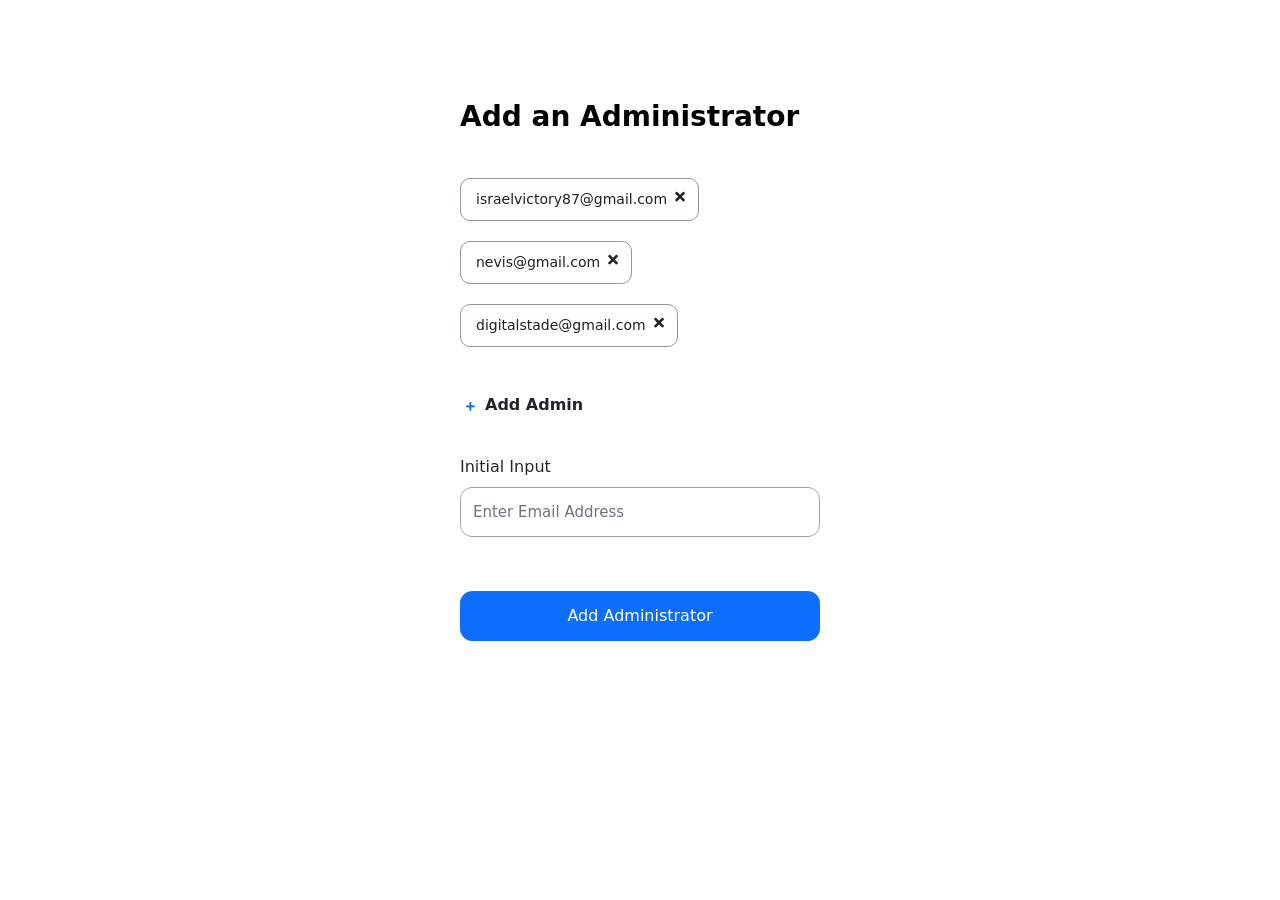
<file: add-administrator.html>
<!DOCTYPE html>
<html lang="en">

<head>
    <meta charset="UTF-8">
    <meta http-equiv="X-UA-Compatible" content="IE=edge">
    <meta name="viewport" content="width=device-width, initial-scale=1.0">

    <!-- Bootstrap v5 CSS -->
    <link rel="stylesheet" href="assets/css/bootstrap.min.css">

    <!-- Font Awesome -->
    <link rel="stylesheet" href="https://pro.fontawesome.com/releases/v5.10.0/css/all.css"
        integrity="sha384-AYmEC3Yw5cVb3ZcuHtOA93w35dYTsvhLPVnYs9eStHfGJvOvKxVfELGroGkvsg+p" crossorigin="anonymous" />

    <!-- Custom CSS -->
    <link rel="stylesheet" href="assets/css/admin-settings.css">

    <title>Admin Add Administration :: Medicaid</title>
</head>

<body>
    <section class="add_administrator">
        <div class="container-fluid">

            <div class="row">
                <div class="col-12">
                    <div class="adminstrator-add">

                        <p class="h3 mb-4">
                            Add an Administrator
                        </p>

                        <div class="add_administrator">

                            <!-- List of Admin Emails -->
                            <ul class="admin-emails">
                                <li class="admin-email">

                                    <!-- Email -->
                                    <span class="email">
                                        israelvictory87@gmail.com
                                    </span>

                                    <!-- Remove Button -->
                                    <i class="fa fa-plus" aria-hidden="true"></i>
                                </li>

                                <li class="admin-email">

                                    <!-- Email -->
                                    <span class="email">
                                        nevis@gmail.com
                                    </span>

                                    <!-- Remove Button -->
                                    <i class="fa fa-plus" aria-hidden="true"></i>
                                </li>

                                <li class="admin-email">

                                    <!-- Email -->
                                    <span class="email">
                                        digitalstade@gmail.com
                                    </span>

                                    <!-- Remove Button -->
                                    <i class="fa fa-plus" aria-hidden="true"></i>
                                </li>
                            </ul>
                            <!-- End of Admin Emails -->

                            <!-- Add Admin -->
                            <ul class="add-admin-ul">
                                <li class="add-admin" id="addAdmin">
                                    <span class="plus_circle">
                                        <i class="fa fa-plus" aria-hidden="true"></i>
                                    </span>

                                    <p class="admin_add">
                                        Add Admin
                                    </p>
                                </li>
                            </ul>

                        </div>

                        <form method="POST" class="row" id="add_admin_form">

                            <!-- Initial Input -->
                            <div class="form-group col-12">
                                <label for="email" class="mb-2">Initial Input</label>
                                <input type="email" class="form-control mb-4" name="initial_input_email"
                                    id="initial-input-email" aria-describedby="helpId" placeholder="Enter Email Address"
                                    autocomplete="email">
                            </div>

                            <!-- Change Password Button -->
                            <div class="form-group col-12">
                                <a type="button" id="login-btn" class="btn col-12 btn-block login-btn btn-primary">
                                    Add Administrator
                                </a>
                            </div>
                        </form>
                    </div>
                </div>
            </div>
        </div>
    </section>

    <!-- Bootstrap v5 JS and Bootstrap Bundle JS -->
    <script src="assets/js/bootstrap.min.js"></script>
    <script src="assets/js/bootstrap.bundle.min.js"></script>

    <!-- Custom Script to Hide and Display Email Address Section -->
    <script>
        const addAdmin = document.getElementById("addAdmin");
        const addAdminForm = document.getElementById("add_admin_form");

        addAdmin.addEventListener("click", () => {
            addAdminForm.classList.toggle("d-none");
        });
    </script>

    <!-- Form Validation (Sign Up && Login) -->
    <!-- <script src="assets/js/form-validation.js"></script> -->
</body>

</html>
</file>
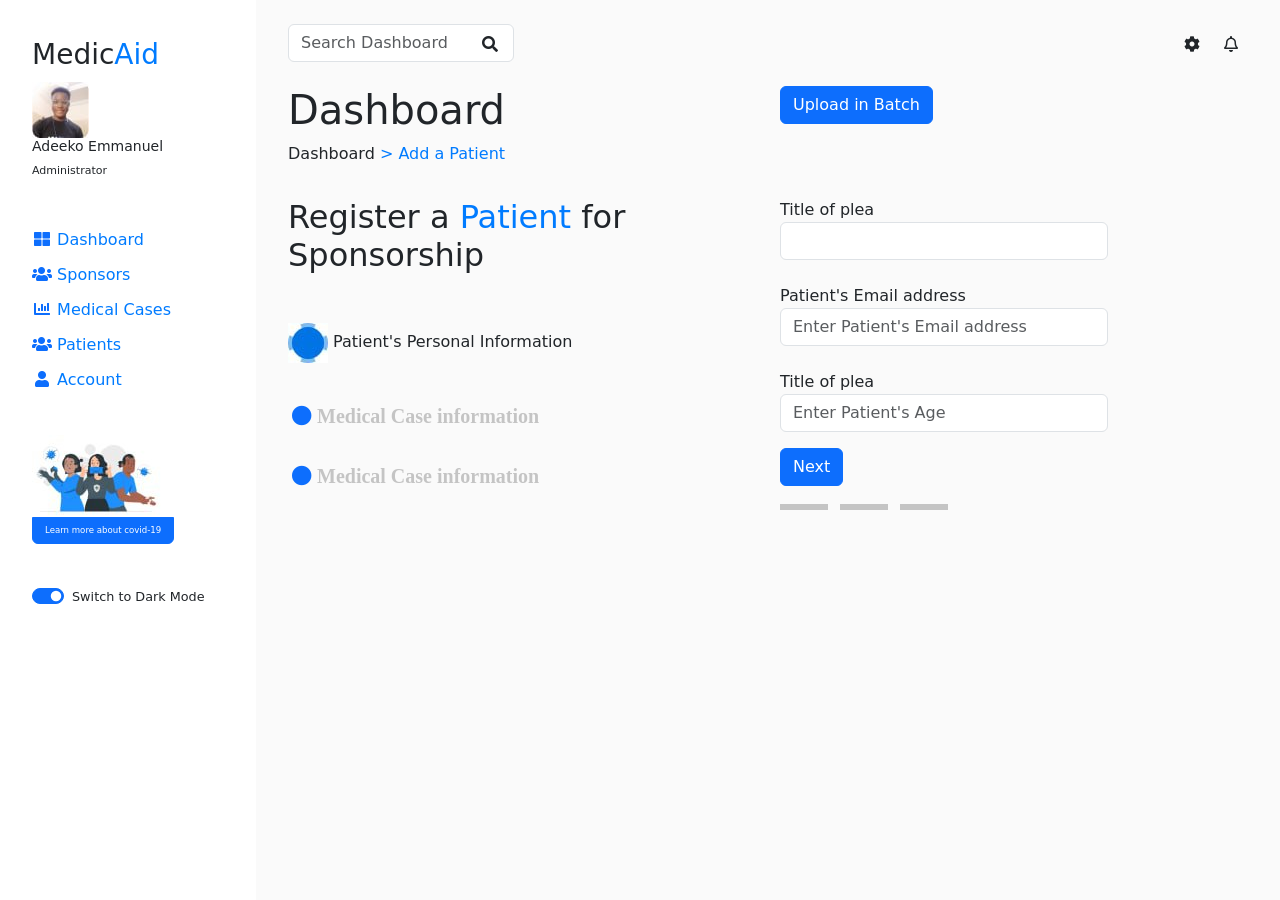
<file: Add_patient.html>
<!DOCTYPE html>
<html lang="en">

<head>
    <meta charset="UTF-8">
    <meta http-equiv="X-UA-Compatible" content="IE=edge">
    <meta name="viewport" content="width=device-width, initial-scale=1.0">

    <!-- CSS -->
    <link rel="stylesheet" href="assets/css/Add_patient.css">

    <!-- Font Awesome -->
    <link rel="stylesheet" href="https://pro.fontawesome.com/releases/v5.10.0/css/all.css" integrity="sha384-AYmEC3Yw5cVb3ZcuHtOA93w35dYTsvhLPVnYs9eStHfGJvOvKxVfELGroGkvsg+p" crossorigin="anonymous" />

    <!-- Bootstrap CSS -->
    <link href="https://cdn.jsdelivr.net/npm/bootstrap@5.0.1/dist/css/bootstrap.min.css" rel="stylesheet" integrity="sha384-+0n0xVW2eSR5OomGNYDnhzAbDsOXxcvSN1TPprVMTNDbiYZCxYbOOl7+AMvyTG2x" crossorigin="anonymous">


    <title>Add A Patient Dashboard</title>
</head>

<body>

    <div class="container-fluid med_aid ">
        <div class="row main">
            <!--- left div--->
            <div class="col-md-6 col-sm-3 col-lg-5 dash_options">
                <h3 class=".">Medic<span class="aid">Aid</span></h3>
                <div class="profile">
                    <img src="./assets/img/single.jpg" alt="single" class="img-fluid">
                    <div class="details ">
                        <h5>Adeeko Emmanuel</h5>
                        <p>Administrator</p>
                    </div>
                </div>
                <div class="selections">
                    <div><a href=""><i class="fas fa-th-large fa-fw"></i><span class="aid">&nbsp;Dashboard</span></a></div>
                    <div><a href=""><i class="fas fa-users fa-fw"></i><span class="aid">&nbsp;Sponsors</span></a></div>
                    <div><a href=""><i class="fas fa-chart-bar fa-fw"></i><span class="aid">&nbsp;Medical Cases</span></a></div>
                    <div><a href=""><i class="fas fa-users fa-fw"></i><span class="aid">&nbsp;Patients</span></a></div>
                    <div><a href=""><i class="fas fa-user fa-fw"></i><span class="aid">&nbsp;Account</span></a></div>
                </div>

                <div class="learn_more">
                    <img src="./assets/img/trio.jpg" alt="trio" class="img-fluid">
                    <button type="button" class="btn btn-primary">Learn more
					about covid-19</button>
                </div>

                <div class="switch pb-3">
                    <div class="form-check form-switch ">
                        <input class="form-check-input" type="checkbox" id="flexSwitchCheckChecked" checked>
                        <label class="form-check-label" for="flexSwitchCheckChecked">Switch to Dark Mode</label>
                    </div>
                </div>
            </div>
            <!--- right div--->
            <div class="col-md-6 col-sm-9 col-lg-7 dash_main">
                <div class="input-group mt-2">
                    <div class="form-outline">
                        <input type="search" id="form1" class="form-control" placeholder="Search Dashboard" />
                        <label class="form-label" for="form1"></label>
                        <i class="fas fa-search"></i>
                    </div>
                    <i class="fas fa-cog"></i>
                    <i class="far fa-bell"></i>
                </div>
                <div class="row">
                    <div class="col-lg-6 col-md-6 col-sm-12">
                        <div class="head_and_p">
                            <h1>Dashboard</h1>
                            <p>Dashboard<a href=""> > Add a Patient</a></p>
                        </div>
                    </div>
                    <div class="col-lg-6 col-md-6 col-sm-12">
                        <div class="upload_btn">
                            <button type="button" class="btn btn-primary">Upload
							in Batch</button>
                        </div>
                    </div>
                </div>
                <div class="row text_input">
                    <div class="col-lg-6 col-md-6 col-sm-12">
                        <div class="texts">
                            <h2>Register a <span class="aid">Patient</span> for Sponsorship
                            </h2>
                            <div class="pat-info">
                                <img src="./assets/img/patient-info.jpg" alt="patient-info" class="img-fluid">
                                <p>Patient's Personal Information</p>
                            </div>

                            <i class="fas fa-circle blue_circle text-primary"> <span class="circle_icon">Medical Case
								information</span></i> <br>
                            <i class="fas fa-circle blue_circle text-primary"> <span class="circle_icon">Medical Case
								information</span></i>
                        </div>
                    </div>
                    <div class="col-lg-6 col-md-6 col-sm-12">
                        <div class="inputs">
                            <form>
                                <div class="form-row">
                                    <div class="make-col">
                                        <label for="">Title of plea</label>
                                        <!-- <p>Title of plea</p> -->
                                        <input type="text" class="form-control">
                                    </div> <br>
                                    <div class="make-col">
                                        <label for="">Patient's Email address</label>
                                        <input type="email" class="form-control" placeholder="Enter Patient's Email address">
                                    </div><br>
                                    <div class="make-col">
                                        <label for="">Title of plea</label>
                                        <!-- <p>Patient's Age</p> -->
                                        <input type="text" class="form-control" placeholder="Enter Patient's Age">
                                    </div>
                                    <button class="btn btn-primary mt-3 mb-2" type="submit">Next</button> <br>
                                    <img src="./assets/img/dash-lines.png" alt="lines" class="img-fluid">
                                </div>
                            </form>
                        </div>
                    </div>
                </div>
            </div>
        </div>
    </div>
</body>

<!-- JavaScript Bundle with Popper -->
<script src="https://cdn.jsdelivr.net/npm/bootstrap@5.0.1/dist/js/bootstrap.bundle.min.js" integrity="sha384-gtEjrD/SeCtmISkJkNUaaKMoLD0//ElJ19smozuHV6z3Iehds+3Ulb9Bn9Plx0x4" crossorigin="anonymous"></script>

</html>
</file>
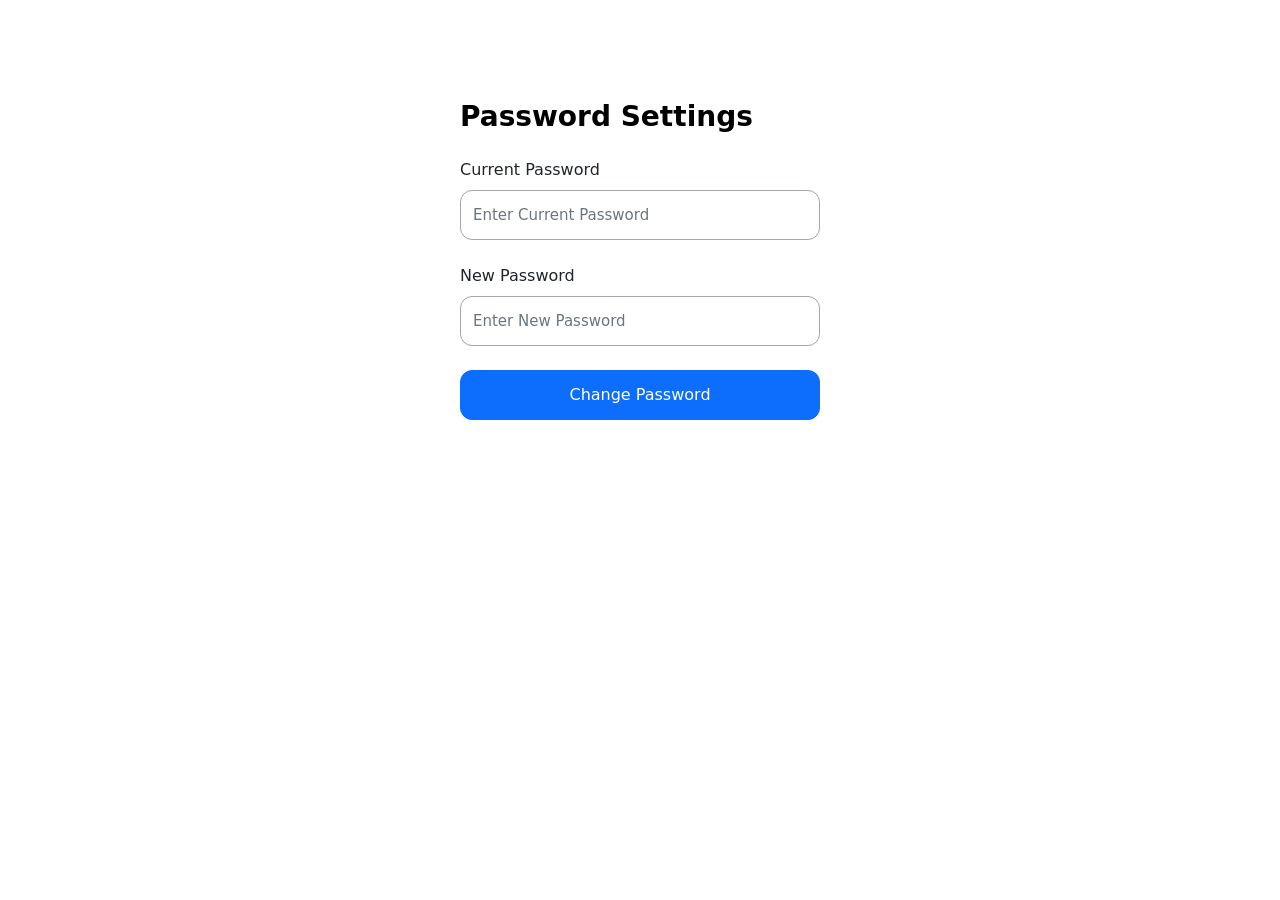
<file: admin-change-password.html>
<!DOCTYPE html>
<html lang="en">

<head>
    <meta charset="UTF-8">
    <meta http-equiv="X-UA-Compatible" content="IE=edge">
    <meta name="viewport" content="width=device-width, initial-scale=1.0">

    <!-- Bootstrap v5 CSS -->
    <link rel="stylesheet" href="assets/css/bootstrap.min.css">

    <!-- Font Awesome -->
    <link rel="stylesheet" href="https://pro.fontawesome.com/releases/v5.10.0/css/all.css"
        integrity="sha384-AYmEC3Yw5cVb3ZcuHtOA93w35dYTsvhLPVnYs9eStHfGJvOvKxVfELGroGkvsg+p" crossorigin="anonymous" />

    <!-- Custom CSS -->
    <link rel="stylesheet" href="assets/css/admin-settings.css">

    <title>Admin Change Password :: Medicaid</title>
</head>

<body>
    <section class="change_password">
        <div class="container-fluid">

            <div class="row">
                <div class="col-12">
                    <div class="change_password">

                        <p class="h3 mb-4">
                            Password Settings
                        </p>

                        <form method="POST" class="row" id="change_password_form">

                            <!-- Password -->
                            <div class="form-group col-12">
                                <label for="password" class="mb-2">Current Password</label>
                                <input type="password" class="form-control mb-4" name="current_password"
                                    id="current-password" aria-describedby="helpId" placeholder="Enter Current Password"
                                    autocomplete="current-password">
                            </div>

                            <!-- New Password -->
                            <div class="form-group col-12">
                                <label for="new-password" class="mb-2">New Password</label>
                                <input type="password" class="form-control mb-4" name="new_password" id="new-password"
                                    aria-describedby="helpId" placeholder="Enter New Password" autocomplete="password">
                            </div>

                            <!-- Change Password Button -->
                            <div class="form-group col-12">
                                <a type="button" id="login-btn" class="btn col-12 btn-block login-btn btn-primary">
                                    Change Password
                                </a>
                            </div>
                        </form>
                    </div>
                </div>
            </div>
        </div>
    </section>

    <!-- Bootstrap v5 JS and Bootstrap Bundle JS -->
    <script src="assets/js/bootstrap.min.js"></script>
    <script src="assets/js/bootstrap.bundle.min.js"></script>

    <!-- Form Validation (Sign Up && Login) -->
    <!-- <script src="assets/js/form-validation.js"></script> -->
</body>

</html>
</file>
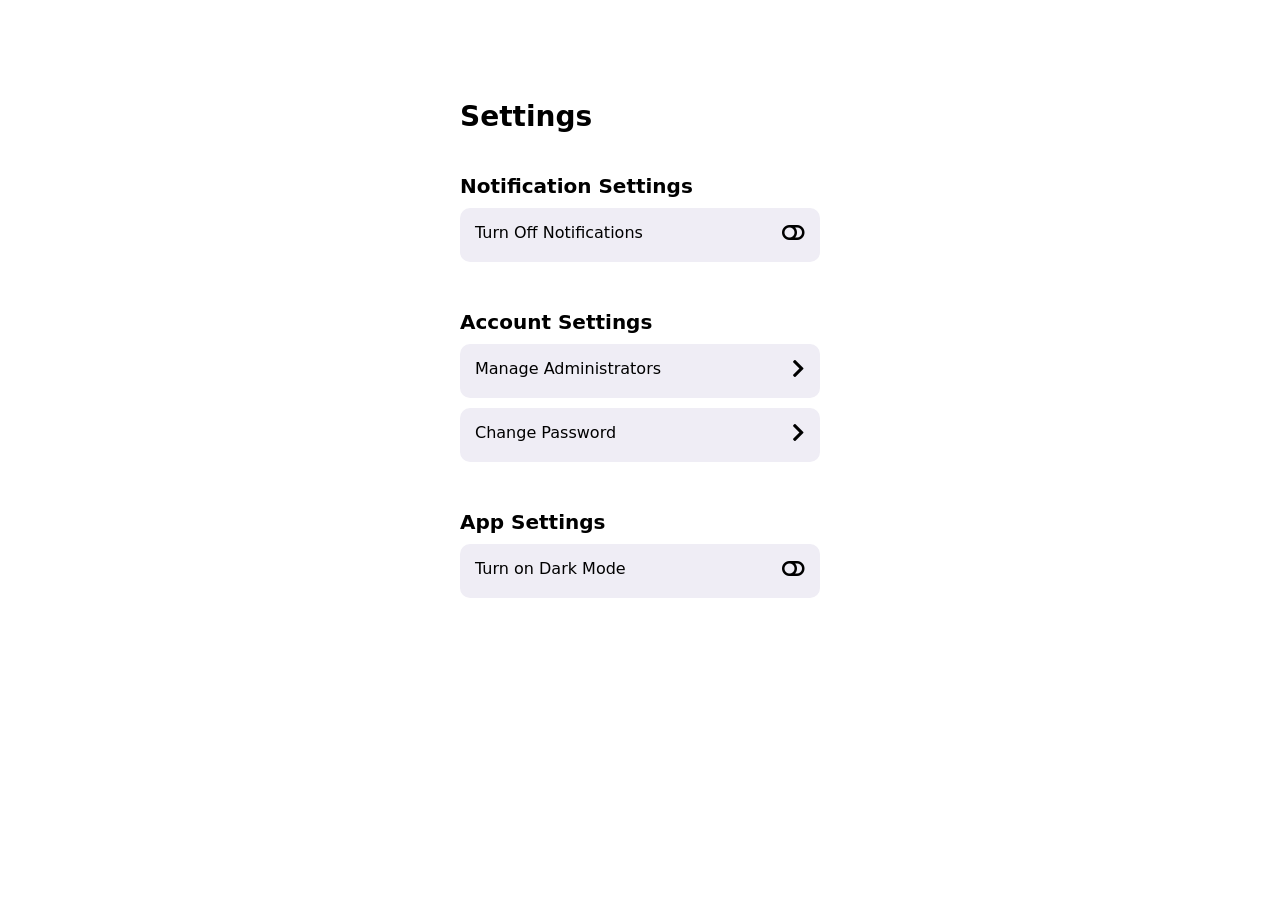
<file: admin-settings.html>
<!DOCTYPE html>
<html lang="en">

<head>
    <meta charset="UTF-8">
    <meta http-equiv="X-UA-Compatible" content="IE=edge">
    <meta name="viewport" content="width=device-width, initial-scale=1.0">

    <!-- Bootstrap v5 CSS -->
    <link rel="stylesheet" href="assets/css/bootstrap.min.css">

    <!-- Font Awesome -->
    <link rel="stylesheet" href="https://pro.fontawesome.com/releases/v5.10.0/css/all.css"
        integrity="sha384-AYmEC3Yw5cVb3ZcuHtOA93w35dYTsvhLPVnYs9eStHfGJvOvKxVfELGroGkvsg+p" crossorigin="anonymous" />

    <!-- Custom CSS -->
    <link rel="stylesheet" href="assets/css/admin-settings.css">

    <title>Admin Settings :: Medicaid</title>
</head>

<body>
    <section class="admin_settings">
        <div class="container-fluid">

            <div class="row">
                <div class="col-12">
                    <div class="admin_settings">

                        <p class="h3 mb-4">
                            Settings
                        </p>

                        <div class="settings">

                            <!-- Notification Settings -->
                            <div class="general_settings_div">
                                <p class="h5">
                                    Notification Settings
                                </p>

                                <ul class="general_settings">
                                    <li class="setting">
                                        <p class="h6">
                                            Turn Off Notifications
                                        </p>

                                        <!-- <i class="fa fa-toggle-on" aria-hidden="true"></i> -->
                                        <a id="changeToggle">
                                            <i class="fa fa-toggle-off" aria-hidden="true"></i>
                                        </a>
                                    </li>
                                </ul>
                            </div>
                            <!-- End of Notification Settings -->

                            <!-- Account Settings -->
                            <div class="general_settings_div mt-5">
                                <p class="h5">
                                    Account Settings
                                </p>

                                <ul class="general_settings">

                                    <!-- Manage Administrators -->
                                    <li class="setting">
                                        <p class="h6">
                                            Manage Administrators
                                        </p>

                                        <a href="#">
                                            <i class="fa fa-chevron-right" aria-hidden="true"></i>
                                        </a>
                                    </li>

                                    <!-- Change Password -->
                                    <li class="setting">
                                        <p class="h6">
                                            Change Password
                                        </p>

                                        <a href="#">
                                            <i class="fa fa-chevron-right" aria-hidden="true"></i>
                                        </a>
                                    </li>
                                </ul>
                            </div>
                            <!-- End of Account Settings -->

                            <!-- App Settings -->
                            <div class="general_settings_div mt-5">
                                <p class="h5">
                                    App Settings
                                </p>

                                <ul class="general_settings">
                                    <li class="setting">
                                        <p class="h6">
                                            Turn on Dark Mode
                                        </p>

                                        <!-- <i class="fa fa-toggle-on" aria-hidden="true"></i> -->
                                        <a id="changeToggle">
                                            <i class="fa fa-toggle-off" aria-hidden="true"></i>
                                        </a>
                                    </li>
                                </ul>
                            </div>
                            <!-- End of App Settings -->
                        </div>

                    </div>
                </div>
            </div>
        </div>
    </section>

    <!-- Bootstrap v5 JS and Bootstrap Bundle JS -->
    <script src="assets/js/bootstrap.min.js"></script>
    <script src="assets/js/bootstrap.bundle.min.js"></script>

    <!-- Form Validation (Sign Up && Login) -->
    <!-- <script src="assets/js/form-validation.js"></script> -->
</body>

</html>
</file>
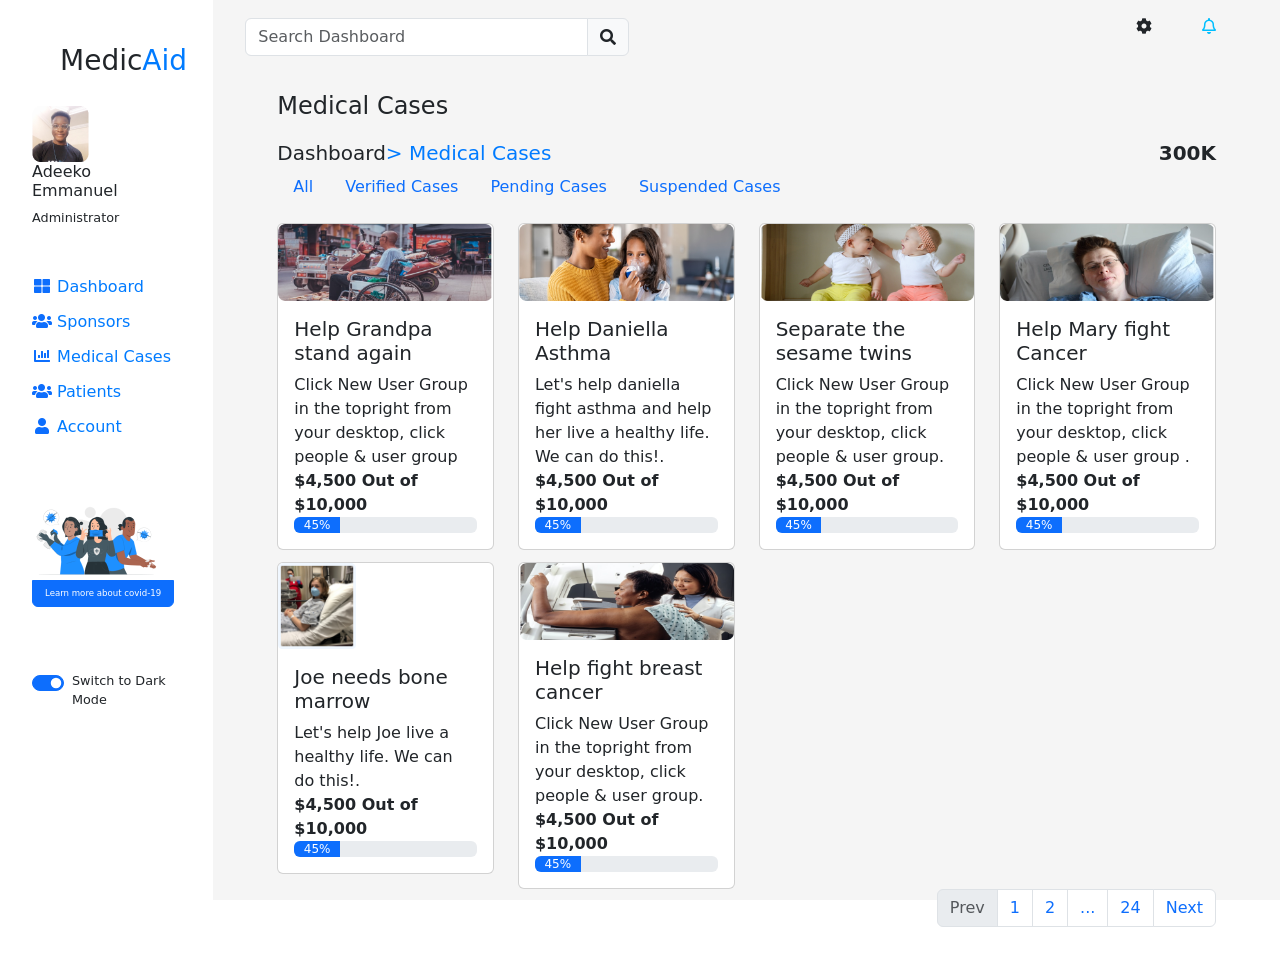
<file: bowlu.html>
<!DOCTYPE html>
<html lang="en">

<head>
    <meta charset="UTF-8">
    <meta http-equiv="X-UA-Compatible" content="IE=edge">
    <meta name="viewport" content="width=device-width, initial-scale=1.0">
    
    <!-- Bootstrap CSS -->
    <!-- <link rel="stylesheet" href="assets/css/bootstrap.min.css"> -->
    <link
    href="https://cdn.jsdelivr.net/npm/bootstrap@5.0.1/dist/css/bootstrap.min.css"
    rel="stylesheet"
    integrity="sha384-+0n0xVW2eSR5OomGNYDnhzAbDsOXxcvSN1TPprVMTNDbiYZCxYbOOl7+AMvyTG2x"
    crossorigin="anonymous">
    <!-- Custom CSS -->
    <link rel="stylesheet" href="assets/css/bowlu.css">

    <!--Google font-->
    <link rel="preconnect" href="https://fonts.gstatic.com">
<link href="https://fonts.googleapis.com/css2?family=Manrope:wght@200;300;400;500;600;700;800&display=swap" rel="stylesheet">

    <!--font awesome-->
    <link rel="stylesheet" href="https://use.fontawesome.com/releases/v5.15.3/css/all.css" integrity="sha384-SZXxX4whJ79/gErwcOYf+zWLeJdY/qpuqC4cAa9rOGUstPomtqpuNWT9wdPEn2fk" crossorigin="anonymous">

    <title>Medicaid :: Home</title>
</head>

<body>


  <!--Dashboard page-->
    <div class="container-fluid med_aid">

		<div class="row">
			
			<div class="col-md-2 col-sm-0 col-2 dash_options">
				<h3>Medic<span class="aid">Aid</span></h3>
				<div class="profile">
						<img src="assets/img/Rectangle 35.png" alt="">
					<div class="details">
						<h5>Adeeko Emmanuel</h5>
						<p>Administrator</p>
					</div>
				</div>
				<div class="selections">
					<div><a href=""><i class="fas fa-th-large fa-fw"></i><span class="aid">&nbsp;Dashboard</span></a></div>
					<div><a href=""><i class="fas fa-users fa-fw"></i><span class="aid">&nbsp;Sponsors</span></a></div>
					<div><a href=""><i class="fas fa-chart-bar fa-fw"></i><span class="aid">&nbsp;Medical Cases</span></a></div>
					<div><a href=""><i class="fas fa-users fa-fw"></i><span class="aid">&nbsp;Patients</span></a></div>
					<div><a href=""><i class="fas fa-user fa-fw"></i><span class="aid">&nbsp;Account</span></a></div>
				</div>

				<div class="learn_more">
					<img src="assets/img/Rectangle 32.png" alt="">
					<button type="button" class="btn btn-primary">Learn more
					about covid-19</button>
				</div>
				
				<div class="switch">
					<div class="form-check form-switch">
						<input class="form-check-input" type="checkbox" id="flexSwitchCheckChecked" checked>
						<label class="form-check-label"
						for="flexSwitchCheckChecked">Switch to Dark Mode</label>
					  </div>
				</div>
				
			</div>
   

            <div class="col-md-10 col-sm-12 col-10 dash_main">
                <!--medical cases section-->
                <div class="container">
                    <div class="input-group mb-3" >
                        <input type="text" class="form-control" placeholder="Search Dashboard" aria-label="Search" aria-describedby="basic-addon1">
                        <span class="input-group-text" id="basic-addon1"><i class="fas fa-search"></i></span>               
                    </div>
                    <div class="container" >
                        <i class="fas fa-cog"  ></i>
                        <i class="far fa-bell" ></i>
                    </div>  
                </div>    
                <div class="container-fluid" style="padding: 2rem;">
                    <div class="h4" > Medical Cases</div>
                    <div class="h5" >Dashboard<span>> Medical Cases </span><strong>300K</strong>    
                    </div>
                    
    
                    <div class="nav d-flex">
                        <nav class="nav">
                            <a class="nav-link active" aria-current="page" href="#">All</a>
                            <a class="nav-link" href="#">Verified Cases</a>
                            <a class="nav-link" href="#">Pending Cases</a>
                            <a class="nav-link" href="#">Suspended Cases</a>
                                
                        </nav>
                    </div>
                    <div class="container-fluid-img-fluid">
                        <div class="row" style="row-gap: 12px;">
                            <div class="col-lg-3 col-md-4 col-sm-12">
                                <div class="card">
                                    <img src="assets/img/Rectangle 24.png"  class="card-img-top" alt="image"/>
                                    <div class="card-body">
                                        <h5 class="card-title">Help Grandpa stand again</h5>
                                        <div class="card-text" style="max-height: 100px;overflow: auto;">Click New User Group in the topright from your desktop, click people & user group</div>
                                        <a><strong>$4,500 Out of $10,000</strong></a>
                                        <div class="progress">
                                            <div class="progress-bar" role="progressbar" style="width: 25%;" aria-valuenow="45" aria-valuemin="0" aria-valuemax="100">45%</div>
                                        </div>
                                    </div>
                                </div>
                            </div>
                            <div class="col-lg-3 col-md-4 col-sm-12">
                                <div class="card">
                                    <img src="assets/img/Rectangle 24 (1).png"  class="card-img-top" alt="image"/>
                                    <div class="card-body">
                                        <h5 class="card-title">Help Daniella Asthma</h5>
                                        <div class="card-text" style="max-height: 100px;overflow: auto;">Let's help daniella fight asthma and help her live a healthy life. We can do this!.</div>
                                        <a><strong> $4,500 Out of $10,000</strong></a>
                                        <div class="progress">
                                            <div class="progress-bar" role="progressbar" style="width: 25%;" aria-valuenow="45" aria-valuemin="0" aria-valuemax="100">45%</div>
                                        </div>
                                    </div>
                                </div>
                            </div>
                            <div class="col-lg-3 col-md-4 col-sm-12">
                                <div class="card">
                                    <img src="assets/img/Rectangle 24 (2).png"  class="card-img-top" alt="image"/>
                                    <div class="card-body">
                                        <h5 class="card-title">Separate the sesame twins</h5> 
                                        <div class="card-text" style="max-height: 100px;overflow: auto;">Click New User Group in the topright from your desktop, click people & user group. </div>
                                        <a><strong>$4,500 Out of $10,000</strong></a>
                                        <div class="progress">
                                            <div class="progress-bar" role="progressbar" style="width: 25%;" aria-valuenow="45" aria-valuemin="0" aria-valuemax="100">45%</div>
                                        </div>
                                    </div>
                                </div>
                            </div>
                            <div class="col-lg-3 col-md-4 col-sm-12">
                                <div class="card">
                                    <img src="assets/img/Rectangle 24 (3).png"  class="card-img-top" alt="image"/>
                                    <div class="card-body">
                                        <h5 class="card-title">Help Mary fight Cancer</h5>
                                        <div class="card-text" style="max-height: 100px;overflow: auto;">Click New User Group in the topright from your desktop, click people & user group .</div>
                                        <a><strong>$4,500 Out of $10,000</strong></a>
                                        <div class="progress">
                                            <div class="progress-bar" role="progressbar" style="width: 25%;" aria-valuenow="45" aria-valuemin="0" aria-valuemax="100">45%</div>
                                        </div>
                                    </div>
                                </div>
                            </div>
                            <div class="col-lg-3 col-md-4 col-sm-12">
                                <div class="card">
                                    <img src="assets/img/Rectangle 5.png"  class="card-img-top" style="width: 36%; height:50%" alt="image" />
                                    <div class="card-body">
                                        <h5 class="card-title">Joe needs bone marrow</h5>
                                        <div class="card-text" style="max-height: 100px;overflow: auto; image-rendering: inherit;">Let's help Joe live a healthy life. We can do this!.</div>
                                        <a><strong>$4,500 Out of $10,000</strong></a> 
                                        <div class="progress">
                                            <div class="progress-bar" role="progressbar" style="width: 25%;" aria-valuenow="45" aria-valuemin="0" aria-valuemax="100">45%</div>
                                        </div>
                                    </div>
                                </div>
                            </div>
                            <div class="col-lg-3 col-md-4 col-sm-12">
                                <div class="card">
                                    <img src="assets/img/Rectangle 24 (5).png"  class="card-img-top"  alt="image"/>
                                    <div class="card-body">
                                        <h5 class="card-title">Help fight breast cancer</h5>
                                        <div class="card-text" style="max-height: 100px;overflow: auto;">Click New User Group in the topright from your desktop, click people & user group. </div>
                                        <a><strong>$4,500 Out of $10,000</strong></a>
                                        <div class="progress">
                                            <div class="progress-bar" role="progressbar" style="width: 25%;" aria-valuenow="45" aria-valuemin="0" aria-valuemax="100">45%</div>
                                        </div>
                                    </div>
                                </div>
                            </div>
                            
                        </div>
                        <div class="row pageNumber">
                            <!--footer section-->
                            <nav aria-label="Page navigation example">
                               <ul class="pagination justify-content-end">
                                   <li class="page-item disabled">
                                       <a class="page-link" href="#" tabindex="-1" aria-disabled="true">Prev</a>
                                   </li>
                                   <li class="page-item"><a class="page-link" href="#">1</a></li>
                                   <li class="page-item"><a class="page-link" href="#">2</a></li>
                                   <li class="page-item"><a class="page-link" href="#">...</a></li>
                                   <li class="page-item"><a class="page-link" href="#">24</a></li>
                                   <li class="page-item"><a class="page-link" href="#">Next</a></li>
                               </ul>
                           </nav>
                        </div>
                    </div>
                </div>
            </div>
        </div>

       
       
       
       



    <!-- Bootstrap JS and Bootstrap Bundle JS -->
    <script src="assets/js/bootstrap.min.js"></script>
    <script src="assets/js/bootstrap.bundle.min.js"></script>
</body>

</html>
</file>
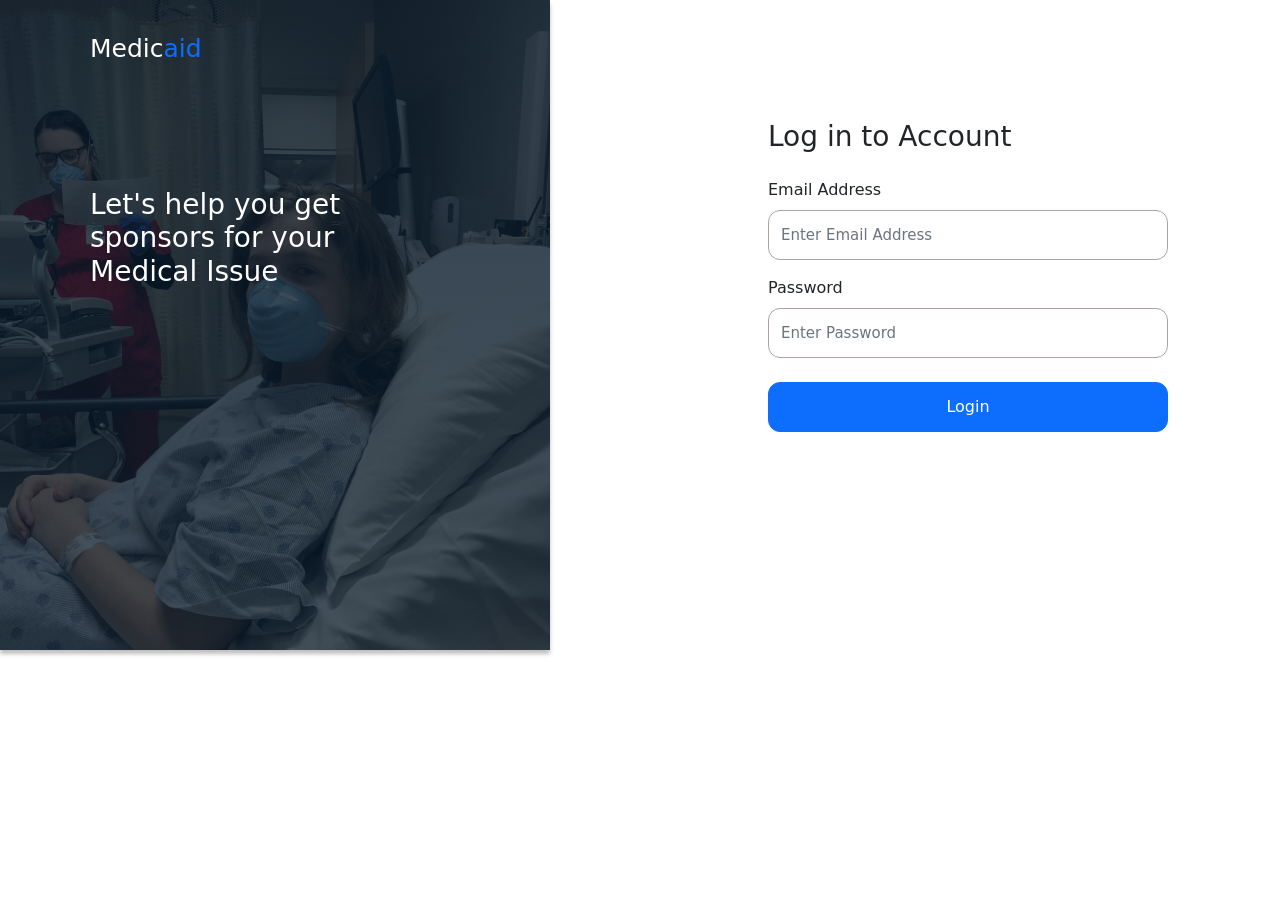
<file: login.html>
<!DOCTYPE html>
<html lang="en">

<head>
    <meta charset="UTF-8">
    <meta http-equiv="X-UA-Compatible" content="IE=edge">
    <meta name="viewport" content="width=device-width, initial-scale=1.0">

    <!-- Bootstrap v5 CSS -->
    <link rel="stylesheet" href="assets/css/bootstrap.min.css">

    <!-- Font Awesome -->
    <link rel="stylesheet" href="https://pro.fontawesome.com/releases/v5.10.0/css/all.css"
        integrity="sha384-AYmEC3Yw5cVb3ZcuHtOA93w35dYTsvhLPVnYs9eStHfGJvOvKxVfELGroGkvsg+p" crossorigin="anonymous" />

    <!-- Custom CSS -->
    <link rel="stylesheet" href="assets/css/login-signup.css">

    <title>Login :: Medicaid</title>
</head>

<body>
    <section class="sign_up">
        <div class="container-fluid">
            <div class="row">
                <div class="col-lg-4 col-md-4">
                    <div class="medical-issue">
                        <a href="" class="logo">
                            Medic<span class="text-primary">aid</span>
                        </a>

                        <div class="lets-help">
                            <p class="h3">
                                Let's help you get <br> sponsors for your <br> Medical Issue
                            </p>
                        </div>
                    </div>
                </div>

                <div class="col-lg-8 col-md-8">
                    <div class="login_account">

                        <div class="lets-help-md">
                            <p class="h4">
                                Let's help you get <br> <span class="text-primary">sponsors</span> for your Medical<br>
                                Issue.
                            </p>
                        </div>

                        <p class="h3 mb-4">
                            Log in to Account
                        </p>

                        <form method="POST" class="row" id="login_form">

                            <!-- Email Address -->
                            <div class="form-group col-12">
                                <label for="email" class="mb-2">Email Address</label>
                                <input type="email" class="form-control mb-3" name="email-address" id="email-address"
                                    aria-describedby="helpId" placeholder="Enter Email Address" autocomplete="email">
                            </div>

                            <!-- Password -->
                            <div class="form-group col-12">
                                <label for="password" class="mb-2">Password</label>
                                <input type="password" class="form-control mb-4" name="password" id="password"
                                    aria-describedby="helpId" placeholder="Enter Password"
                                    autocomplete="current-password">
                            </div>

                            <!-- Login Button -->
                            <div class="form-group col-12">
                                <a type="button" id="login-btn"
                                    class="btn col-12 btn-block login-btn btn-primary">Login</a>
                            </div>
                        </form>
                    </div>
                </div>
            </div>
        </div>
    </section>

    <!-- Bootstrap v5 JS and Bootstrap Bundle JS -->
    <script src="assets/js/bootstrap.min.js"></script>
    <script src="assets/js/bootstrap.bundle.min.js"></script>

    <!-- Form Validation (Sign Up && Login) -->
    <!-- <script src="assets/js/form-validation.js"></script> -->
</body>

</html>
</file>
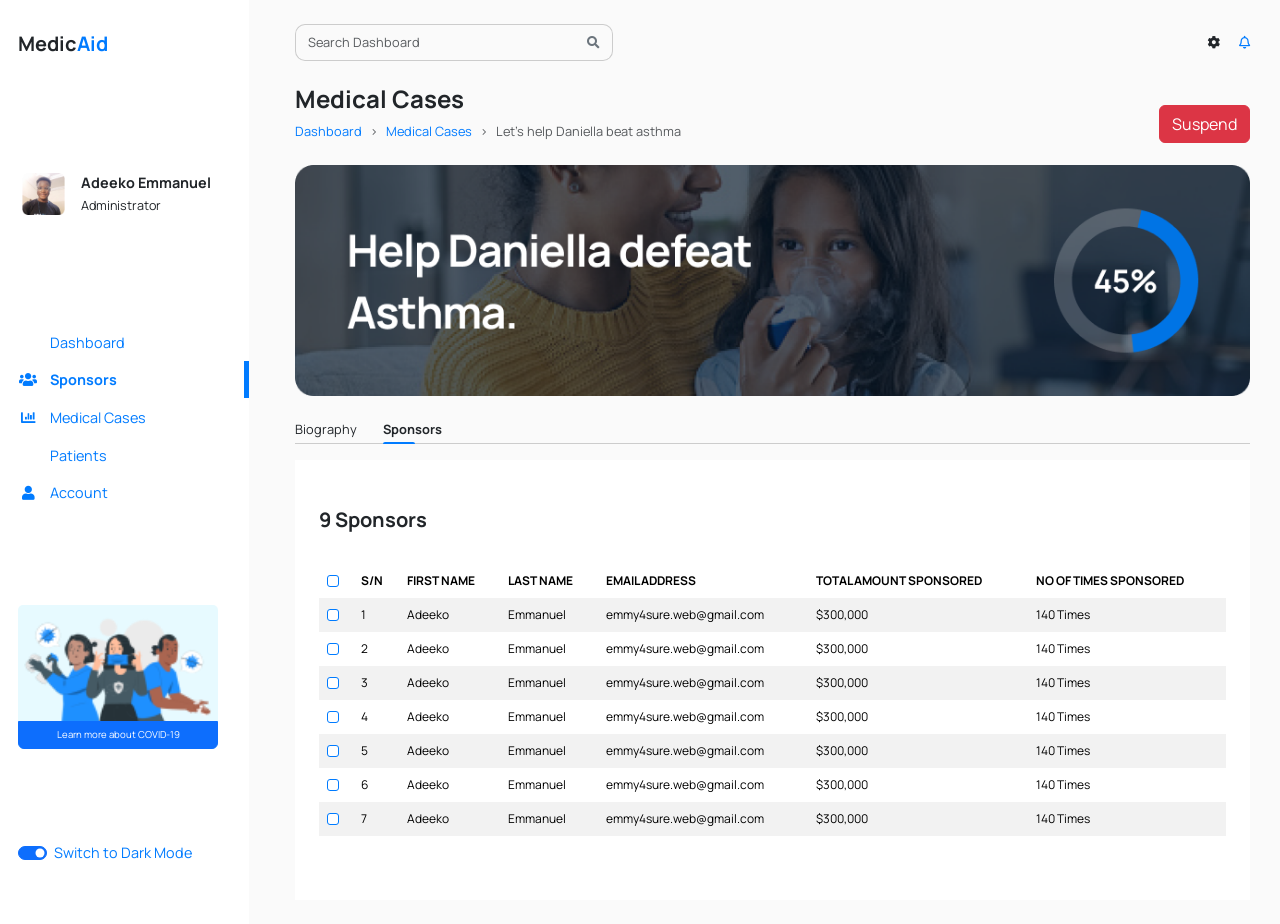
<file: medical_cases_list_of_sponsors.html>
<!DOCTYPE html>
<html lang="en">
  <head>
    <meta charset="UTF-8" />
    <meta http-equiv="X-UA-Compatible" content="IE=edge" />
    <meta name="viewport" content="width=device-width, initial-scale=1.0" />

    <!-- Font Awesome -->
    <link
      rel="stylesheet"
      href="https://pro.fontawesome.com/releases/v5.10.0/css/all.css"
      integrity="sha384-AYmEC3Yw5cVb3ZcuHtOA93w35dYTsvhLPVnYs9eStHfGJvOvKxVfELGroGkvsg+p"
      crossorigin="anonymous"
    />

    <!-- Bootstrap CSS -->
    <link
      href="https://cdn.jsdelivr.net/npm/bootstrap@5.0.1/dist/css/bootstrap.min.css"
      rel="stylesheet"
      integrity="sha384-+0n0xVW2eSR5OomGNYDnhzAbDsOXxcvSN1TPprVMTNDbiYZCxYbOOl7+AMvyTG2x"
      crossorigin="anonymous"
    />
    <!-- Google Font -->
    <link rel="preconnect" href="https://fonts.googleapis.com" />
    <link rel="preconnect" href="https://fonts.gstatic.com" crossorigin />
    <link
      href="https://fonts.googleapis.com/css2?family=Manrope:wght@400;600;800&display=swap"
      rel="stylesheet"
    />
    <!-- End of Google Font -->
    <!-- CSS -->
    <link rel="stylesheet" href="assets/css/sponsor_list.css" />
    <script src="assets/js/sponsor_list.js" defer></script>
    <title>Medical Cases - List of Sponsors</title>
  </head>

  <body>
    <div class="container-fluid sponsor-list medical-cases-list-of-sponsors">
      <div class="row">
        <!-- Sidebar -->
        <div class="sponsor-list-sidebar col-md-6 col-lg-3 d-flex">
          <div>
            <div class="sponsor-list-sidebar__brand">
              <header class="h5 fw-bold">
                Medic<span class="sponsor-list-blue">Aid</span>
              </header>
            </div>
            <div class="sponsor-list-sidebar__profile row align-items-center">
              <img
                src="assets/img/emma.png"
                alt="single"
                class="col-4 img-fluid p-3"
              />
              <div class="details col-8 ps-0">
                <div class="fw-bolder">Adeeko Emmanuel</div>
                <div><small>Administrator</small></div>
              </div>
            </div>
            <nav class="sponsor-list-sidebar__nav">
              <ul>
                <li class="nav-item">
                  <a href="#"
                    ><i class="far fa-th-large fa-fw"></i
                    ><span class="aid"> Dashboard</span></a
                  >
                </li>
                <li class="nav-item">
                  <a href="#" class="current-page"
                    ><i class="fas fa-users fa-fw"></i
                    ><span class="aid"> Sponsors</span></a
                  >
                </li>
                <li class="nav-item">
                  <a href="#"
                    ><i class="fas fa-chart-bar fa-fw"></i
                    ><span class="aid"> Medical Cases</span></a
                  >
                </li>
                <li class="nav-item">
                  <a href="#"
                    ><i class="far fa-users fa-fw"></i
                    ><span class="aid"> Patients</span></a
                  >
                </li>
                <li class="nav-item">
                  <a href="#"
                    ><i class="fas fa-user fa-fw"></i
                    ><span class="aid"> Account</span></a
                  >
                </li>
              </ul>
            </nav>

            <div class="sponsor-list-sidebar__learn-more">
              <img src="assets/img/trio.png" alt="trio" class="img-fluid" />
              <button type="button" class="btn btn-primary">
                Learn more about COVID-19
              </button>
            </div>

            <div class="switch sponsor-list-blue">
              <div class="form-check form-switch">
                <input
                  class="form-check-input"
                  type="checkbox"
                  id="flexSwitchCheckChecked"
                  checked
                />
                <label class="form-check-label" for="flexSwitchCheckChecked"
                  >Switch to Dark Mode</label
                >
              </div>
            </div>
          </div>
          <div class="sponsor-list-sidebar-mobile-overlay d-md-none"></div>
        </div>
        <!-- End of Sidebar-->
        <!-- Right section -->
        <section class="right-section col-md-6 col-lg-9 py-4 ps-3">
          <div class="right-section-container">
            <div
              class="
                right-section__top-bar
                d-flex
                align-items-center
                justify-content-between
                mb-4
              "
            >
              <div class="col-7 col-md-4">
                <div class="top-bar__search input-group">
                  <input
                    type="search"
                    class="form-control"
                    placeholder="Search Dashboard"
                  />
                  <button class="btn btn-outline-secondary" type="button">
                    <i class="fas fa-search"></i>
                  </button>
                </div>
              </div>
              <div class="top-bar__notification">
                <i class="fas fa-cog ps-3"></i>
                <i class="far fa-bell ps-3 sponsor-list-blue"></i>
                <i class="sponsor-list-sidebar-toggle far fa-bars ps-3"></i>
              </div>
            </div>
            <div
              class="
                right-section__header
                d-flex
                justify-content-between
                align-items-center
                mb-2
              "
            >
              <div class="d-flex flex-column">
                <header class="h4 fw-bold">Medical Cases</header>
                <nav
                  style="--bs-breadcrumb-divider: '>'"
                  aria-label="breadcrumb"
                >
                  <ol class="breadcrumb">
                    <li class="breadcrumb-item"><a href="#">Dashboard</a></li>
                    <li class="breadcrumb-item">
                      <a href="#">Medical Cases</a>
                    </li>
                    <li class="breadcrumb-item active" aria-current="page">
                      Let’s help Daniella beat asthma
                    </li>
                  </ol>
                </nav>
              </div>
              <div class="total-sponsor fw-bold fs-3">
                <button class="btn btn-danger">Suspend</button>
              </div>
            </div>
            <div class="row mb-4">
              <img src="assets/img/Frame_123.png" alt="" />
            </div>
            <div class="all mb-3">
              <div class="d-flex pb-1">
                <div>Biography</div>
                <div class="fw-bold all__active">Sponsors</div>
              </div>
              <div class="divider"></div>
            </div>
            <main class="py-3 py-md-5 px-3 px-md-4">
              <div class="row justify-content-between align-items-center mb-4">
                <header class="col-12 col-md-4 h5 fw-bold">9 Sponsors</header>
              </div>
              <div class="main-content">
                <table class="table table-striped table-hover table-borderless">
                  <thead>
                    <tr>
                      <th scope="col">
                        <input class="form-check-input" type="checkbox" />
                      </th>
                      <th scope="col">S/N</th>
                      <th scope="col">FIRST NAME</th>
                      <th scope="col">LAST NAME</th>
                      <th scope="col">EMAIL ADDRESS</th>
                      <th scope="col">TOTAL AMOUNT SPONSORED</th>
                      <th scope="col">NO OF TIMES SPONSORED</th>
                    </tr>
                  </thead>
                  <tbody>
                    <tr>
                      <th scope="row">
                        <input class="form-check-input" type="checkbox" />
                      </th>
                      <td>1</td>
                      <td>Adeeko</td>
                      <td>Emmanuel</td>
                      <td>emmy4sure.web@gmail.com</td>
                      <td>$300,000</td>
                      <td>140 Times</td>
                    </tr>
                    <tr>
                      <th scope="row">
                        <input class="form-check-input" type="checkbox" />
                      </th>
                      <td>2</td>
                      <td>Adeeko</td>
                      <td>Emmanuel</td>
                      <td>emmy4sure.web@gmail.com</td>
                      <td>$300,000</td>
                      <td>140 Times</td>
                    </tr>
                    <tr>
                      <th scope="row">
                        <input class="form-check-input" type="checkbox" />
                      </th>
                      <td>3</td>
                      <td>Adeeko</td>
                      <td>Emmanuel</td>
                      <td>emmy4sure.web@gmail.com</td>
                      <td>$300,000</td>
                      <td>140 Times</td>
                    </tr>
                    <tr>
                      <th scope="row">
                        <input class="form-check-input" type="checkbox" />
                      </th>
                      <td>4</td>
                      <td>Adeeko</td>
                      <td>Emmanuel</td>
                      <td>emmy4sure.web@gmail.com</td>
                      <td>$300,000</td>
                      <td>140 Times</td>
                    </tr>
                    <tr>
                      <th scope="row">
                        <input class="form-check-input" type="checkbox" />
                      </th>
                      <td>5</td>
                      <td>Adeeko</td>
                      <td>Emmanuel</td>
                      <td>emmy4sure.web@gmail.com</td>
                      <td>$300,000</td>
                      <td>140 Times</td>
                    </tr>
                    <tr>
                      <th scope="row">
                        <input class="form-check-input" type="checkbox" />
                      </th>
                      <td>6</td>
                      <td>Adeeko</td>
                      <td>Emmanuel</td>
                      <td>emmy4sure.web@gmail.com</td>
                      <td>$300,000</td>
                      <td>140 Times</td>
                    </tr>
                    <tr>
                      <th scope="row">
                        <input class="form-check-input" type="checkbox" />
                      </th>
                      <td>7</td>
                      <td>Adeeko</td>
                      <td>Emmanuel</td>
                      <td>emmy4sure.web@gmail.com</td>
                      <td>$300,000</td>
                      <td>140 Times</td>
                    </tr>
                  </tbody>
                </table>
              </div>
            </main>
          </div>
        </section>
        <!-- End of right section -->
      </div>
    </div>
  </body>

  <!-- JavaScript Bundle with Popper -->
  <script
    src="https://cdn.jsdelivr.net/npm/bootstrap@5.0.1/dist/js/bootstrap.bundle.min.js"
    integrity="sha384-gtEjrD/SeCtmISkJkNUaaKMoLD0//ElJ19smozuHV6z3Iehds+3Ulb9Bn9Plx0x4"
    crossorigin="anonymous"
  ></script>
</html>
</file>
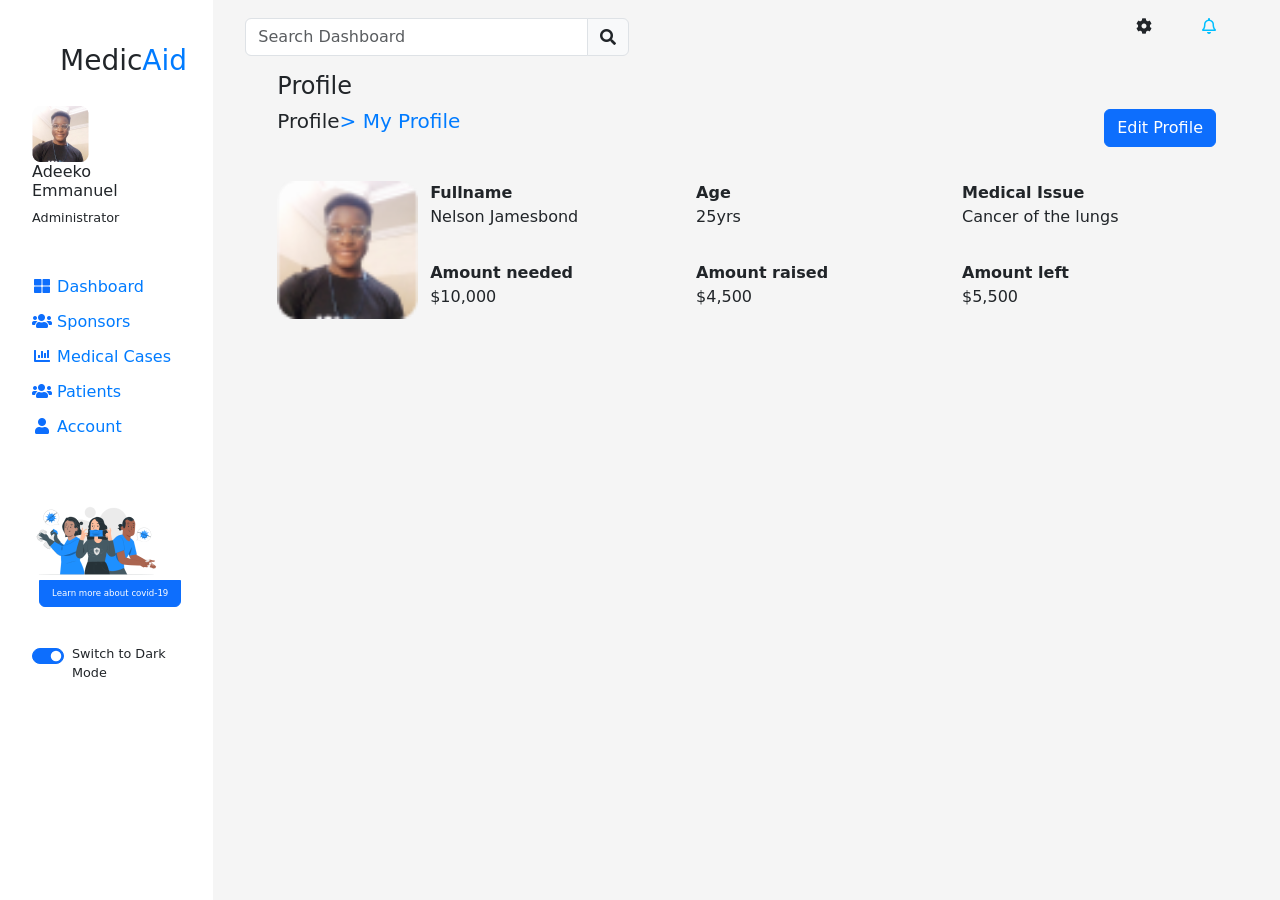
<file: profile.html>
<!DOCTYPE html>
<html lang="en">
<head>
    <meta charset="UTF-8">
    <meta http-equiv="X-UA-Compatible" content="IE=edge">
    <meta name="viewport" content="width=device-width, initial-scale=1.0">

     <!-- Bootstrap CSS -->
    <!-- <link rel="stylesheet" href="assets/css/bootstrap.min.css"> -->
    <link
    href="https://cdn.jsdelivr.net/npm/bootstrap@5.0.1/dist/css/bootstrap.min.css"
    rel="stylesheet"
    integrity="sha384-+0n0xVW2eSR5OomGNYDnhzAbDsOXxcvSN1TPprVMTNDbiYZCxYbOOl7+AMvyTG2x"
    crossorigin="anonymous">
    <!-- Custom CSS -->
    <link rel="stylesheet" href="assets/css/Profile.css">

    <!--Google font-->
    <link rel="preconnect" href="https://fonts.gstatic.com">
<link href="https://fonts.googleapis.com/css2?family=Manrope:wght@200;300;400;500;600;700;800&display=swap" rel="stylesheet">

    <!--font awesome-->
    <link rel="stylesheet" href="https://use.fontawesome.com/releases/v5.15.3/css/all.css" integrity="sha384-SZXxX4whJ79/gErwcOYf+zWLeJdY/qpuqC4cAa9rOGUstPomtqpuNWT9wdPEn2fk" crossorigin="anonymous">

    <title>MediAid : Profile</title>
</head>
<body>
    
     <!--Dashboard page-->
     <div class="container-fluid med_aid">

		<div class="row">
			
			<div class="col-md-2 col-sm-0 col-2 dash_options">
				<h3>Medic<span class="aid">Aid</span></h3>
				<div class="profile">
						<img src="assets/img/Rectangle 35.png" alt="">
					<div class="details">
						<h5>Adeeko Emmanuel</h5>
						<p>Administrator</p>
					</div>
				</div>
				<div class="selections">
					<div><a href=""><i class="fas fa-th-large fa-fw"></i><span class="aid">&nbsp;Dashboard</span></a></div>
					<div><a href=""><i class="fas fa-users fa-fw"></i><span class="aid">&nbsp;Sponsors</span></a></div>
					<div><a href=""><i class="fas fa-chart-bar fa-fw"></i><span class="aid">&nbsp;Medical Cases</span></a></div>
					<div><a href=""><i class="fas fa-users fa-fw"></i><span class="aid">&nbsp;Patients</span></a></div>
					<div><a href=""><i class="fas fa-user fa-fw"></i><span class="aid">&nbsp;Account</span></a></div>
				</div>

				<div class="learn_more">
					<img src="assets/img/Rectangle 32.png" alt="">
					<button type="button" class="btn btn-primary">Learn more
					about covid-19</button>
				</div>
				
				<div class="switch">
					<div class="form-check form-switch">
						<input class="form-check-input" type="checkbox" id="flexSwitchCheckChecked" checked>
						<label class="form-check-label"
						for="flexSwitchCheckChecked">Switch to Dark Mode</label>
					  </div>
				</div>
				
			</div>
   

            <div class="col-md-10 col-sm-12 col-10 dash_main">
                <div class="container">
                    <div class="input-group mb-3" >
                        <input type="text" class="form-control" placeholder="Search Dashboard" aria-label="Search" aria-describedby="basic-addon1">
                        <span class="input-group-text" id="basic-addon1"><i class="fas fa-search"></i></span>               
                    </div>
                    <div class="container" >
                        <i class="fas fa-cog"  ></i>
                        <i class="far fa-bell" ></i>
                    </div>  
                </div>    
                <div class="container-fluid" style="padding: 2rem;">
                    <div class="h4" > Profile</div>
                    <div class="h5" >Profile<span>> My Profile </span>  
                         <button type= "button" class= "btn btn-primary">Edit Profile</button>
                    </div>
    
                
                    <div class="container-fluid-img-fluid">
                        <img src="assets/img/Rectangle 35.png" class="rounded float-start" style="width:15%; height: 15%;" alt="image"/>
                        <div class="row" style="row-gap: 2rem;" >
                        
                            <div class="col-lg-4 col-md-4 col-sm-12">
                                <div class ="col"><strong>Fullname</strong><br>Nelson Jamesbond</div>
                            </div>
    
                            <div class="col-lg-4 col-md-4 col-sm-12">
                                <div class ="col"><strong>Age</strong><br>25yrs</div>
                            </div>
    
                            <div class="col-lg-4 col-md-4 col-sm-12">
                                <div class ="col"><strong>Medical Issue</strong><br>Cancer of the lungs</div>
                            </div>
    
                            <div class="col-lg-4 col-md-4 col-sm-12">
                                <div class ="col"><strong>Amount needed</strong><br>$10,000</div>
                            </div>
    
                            <div class="col-lg-4 col-md-4 col-sm-12">
                                <div class ="col"><strong>Amount raised</strong><br>$4,500</div>
                            </div>
    
                            <div class="col-lg-4 col-md-4 col-sm-12">
                                <div class ="col"><strong>Amount left</strong><br>$5,500</div>
                            </div>
    
                        </div>
                    </div>

            </div>


               
                    
    
</body>
</html>
</file>
<file: assets/css/admin-settings.css>
@import url("https://fonts.googleapis.com/css2?family=Manrope:wght@200;300;400;500;600;700;800&display=swap");
* {
  padding: 0;
  margin: 0;
  box-sizing: border-box;
}

body {
  scroll-behavior: smooth;
}

div.change_password,
div.adminstrator-add,
div.admin_settings {
  margin-top: 80px !important;
  max-width: 400px;
  margin: auto;
}

div.change_password,
div.adminstrator-add,
div.admin_settings {
  padding-bottom: 0%;
  padding-top: 40px;
  padding: 20px;
}
div.change_password p.h3,
div.adminstrator-add p.h3,
div.admin_settings p.h3 {
  font-weight: 600;
  color: #000;
}

form#change_password_form label,
form#add_admin_form label {
  font-weight: 400;
}
form#change_password_form input,
form#add_admin_form input {
  height: 50px;
  border-radius: 12px;
  color: #070606 !important;
  font-size: 15px;
  border-color: #aca3a3 !important;
}
form#change_password_form input:focus,
form#change_password_form input:active,
form#add_admin_form input:focus,
form#add_admin_form input:active {
  color: #000 !important;
  font-size: 16px;
  border-color: #aca3a3 !important;
}
form#change_password_form a.register-btn,
form#change_password_form a.login-btn,
form#add_admin_form a.register-btn,
form#add_admin_form a.login-btn {
  padding: 12px;
  border-radius: 12px;
  font-weight: 500;
}

div.add_administrator {
  padding-top: 20px;
}
div.add_administrator ul.admin-emails {
  display: flex;
  padding-left: 0%;
  flex-wrap: wrap;
}
div.add_administrator ul.admin-emails li.admin-email {
  list-style: none;
  border: 1px solid #a09494;
  padding: 15px;
  padding-top: 10px;
  padding-bottom: 10px;
  margin-bottom: 20px;
  border-radius: 10px;
  font-size: 14px;
  display: flex !important;
  justify-content: space-between !important;
}
div.add_administrator ul.admin-emails li.admin-email span.email {
  padding-right: 4px;
  color: #221f1f;
}
div.add_administrator ul.admin-emails li.admin-email svg,
div.add_administrator ul.admin-emails li.admin-email i {
  font-size: 14px;
  transform: rotate(45deg);
}
div.add_administrator ul.add-admin-ul {
  margin-top: 20px;
  padding-left: 0%;
}
div.add_administrator ul.add-admin-ul li.add-admin {
  display: flex;
  padding: 6px;
  cursor: pointer;
}
div.add_administrator ul.add-admin-ul li.add-admin span.plus_circle {
  padding-right: 10px;
}
div.add_administrator ul.add-admin-ul li.add-admin span.plus_circle i, div.add_administrator ul.add-admin-ul li.add-admin span.plus_circle svg {
  font-size: 10px;
  color: #0d6efd;
}
div.add_administrator ul.add-admin-ul li.add-admin p.admin_add {
  font-weight: 550;
}

form#add_admin_form div.form-group {
  margin-bottom: 30px;
}
form#add_admin_form div.form-group label {
  color: #2c2525;
}

div.settings {
  margin-top: 40px;
}
div.settings p.h5 {
  color: #000;
  font-weight: 550;
}
div.settings ul.general_settings {
  padding-left: 0%;
}
div.settings ul.general_settings li.setting {
  background-color: #efedf5;
  list-style: none;
  padding: 15px;
  display: flex;
  border-radius: 10px;
  margin-top: 10px;
  justify-content: space-between;
}
div.settings ul.general_settings li.setting p.h6 {
  margin-bottom: 0%;
  font-weight: 500;
  font-size: 16px;
  color: #000;
}
div.settings ul.general_settings li.setting a {
  color: #000;
}
div.settings ul.general_settings li.setting i, div.settings ul.general_settings li.setting svg {
  font-size: 20px;
}

@media screen and (max-width: 785px) {
  section.add_administrator {
    padding-bottom: 60px;
  }

  ul.admin-emails {
    flex-direction: column;
  }
  ul.admin-emails li.admin-email {
    margin-bottom: 20px;
  }
}/*# sourceMappingURL=admin-settings.css.map */
</file>
<file: assets/css/Add_patient.css>
@import url('https://fonts.googleapis.com/css2?family=Manrope&display=swap');
* {
    padding: 0;
    margin: 0;
    box-sizing: border-box;
}

body {
    font-family: "Manrope" sans-serif;
    text-align: left;
}


/*---left div section---*/

.aid {
    color: #007bff;
}

.dash_options h3 {
    margin: .8em 0 1.5em 0;
}

.profile .details {
    display: inline-block;
}

.profile img {
    margin-top: -2em;
}

.details h5 {
    font-size: 14px;
}

.details p {
    font-size: 11px;
}

.dash_options .profile {
    margin-bottom: 2em;
}

.selections .fas {
    margin-bottom: 1em;
}

.selections a {
    text-decoration: none;
}

.learn_more {
    margin-top: 2em;
    margin-bottom: 2.5em;
    width: auto;
}

.learn_more img {
    width: auto;
}

.learn_more .btn {
    font-size: 8.6px;
    border-top-left-radius: 0%;
    border-top-right-radius: 0%;
}

.switch label {
    font-size: 0.8em;
}

.med_aid .dash_options {
    width: 20%;
    height: 100vh;
    background-color: #fff;
    padding: 1em 2em;
}


/* .med_aid {
    min-height: 100vh;
} */

.med_aid .dash_main {
    width: 80%;
    min-height: 100vh;
    background-color: #FAFAFA;
    padding: 1em 2em 1em 2em;
}

.input-group,
.form-outline,
.learn_more {
    position: relative;
}

.fa-search {
    position: absolute;
    right: 7%;
    top: 20%
}

.fa-bell {
    position: absolute;
    right: 1%;
    top: 20%;
}

.fa-cog {
    position: absolute;
    right: 5%;
    top: 20%;
}

.head_and_p a {
    text-decoration: none;
    color: #007bff
}

.texts {
    width: 80%;
}

.inputs {
    width: 70%;
}

.pat-info p {
    display: inline-block;
}


/*---right div section---*/

.dash_main .text_input {
    margin-top: 1em;
}

.text_input h2 {
    margin-bottom: 1.5em;
}

.texts .fas {
    margin: 1.8em 0 0 0.2em;
}

.blue_circle {
    font-size: 20px;
}

.circle_icon {
    color: #C4C4C4;
}
</file>
<file: assets/css/bowlu.css>
@import url('https://fonts.googleapis.com/css2?family=Manrope:wght@200;300;400;500;600;700;800&display=swap');
*{
    margin: 0%;
    padding: 0%;
    box-sizing: border-box;
    text-decoration: none;
}
  body {
      font-family: "Manrope" sans-serif;
      text-align: left;
  }
  
  .aid {
      color:#007bff;
  }

  .dash_options h3{
      margin: 1em;
  }
  .profile .details{
      display:inline-block
  }

  .details h5{
      font-size: 1em;
  }

  .details p{
      font-size: 0.8em;
  }

  .dash_options .profile{
      margin-bottom: 2em;
  }

  .selections .fas{
      margin-bottom: 1em;
  }

  .selections a{
      text-decoration: none;
  }

  .learn_more{
      margin-top: 3em;
      margin-bottom: 4em;
      width: auto;
  }

  .learn_more img{
      width: auto;
  }

  .learn_more .btn{
      font-size: 8.6px;
      border-top-left-radius: 0%;
      border-top-right-radius: 0%;
  }

  .switch label{
      font-size: 0.8em;
  }

  .med_aid .dash_options {
      /* width: 20%; */
      height: 100vh;
      background-color: #fff;
      padding: 1em 2em;
  }

  .med_aid .dash_main {
      /* width: 80%; */
      height: 100vh;
      background-color: whitesmoke;
      padding: 1em 2em;
  }

  .input-group, .form-outline, .learn_more{
      position: relative;
  }
.container {
    display:inline;
 }
.input-group.mb-3 {
    position:absolute;
    width: 30%;
    top: 2%;
}

.fa-cog {
    position:absolute;
    right: 10%;
    top: 2%;
}
.fa-bell {
    position:absolute;
    right: 5% ;
    color:deepskyblue;
    top: 2%;
}

.h4 {
    text-align: left;
    margin-bottom: 20px;
    margin-top: 20px;
}
.h5 {
    margin-bottom:3rem;
    text-align:left;
    display:inline;
    justify-content: space-between;
}
.h5>span {
    color: #007bff;
}
.h5>strong {
    float: right;
 }  

.d-grid:hover {
    color:dodgerblue;
}
.buttons {
    justify-content: space-between;
}
.nav.d-flex {
   margin-bottom: 1rem;
}
.nav.d-flex:hover{
    color:inherit;
    
}
.pageNumber {
    display: flex;
    justify-content: flex-end;
    align-self: flex-end;
    justify-self: flex-end;
}

.page-link {
    position:center;
}
</file>
<file: assets/css/login-signup.css>
@import url("https://fonts.googleapis.com/css2?family=Manrope:wght@200;300;400;500;600;700;800&display=swap");
* {
  padding: 0;
  margin: 0;
  box-sizing: border-box;
}

body {
  scroll-behavior: smooth;
}

/*
=========== Sign Up && Login =============
*/
.input-danger {
  border: 1.5px solid red !important;
}

.input-success {
  border: 1.5px solid green !important;
}

a.logo {
  text-decoration: none;
  color: #fff !important;
  font-size: 25px;
  padding: 60px !important;
  font-weight: 500;
}

div.medical-issue {
  position: absolute;
  width: 700px;
  height: 650px;
  left: 0px;
  top: 0px;
  padding: 30px;
  max-width: 550px;
  margin: auto;
  background: linear-gradient(0deg, rgba(8, 26, 43, 0.001), rgba(8, 26, 43, 0.3)), url(../img/core-value-desktop.png);
  box-shadow: 0px 4px 4px rgba(0, 0, 0, 0.25);
  background-repeat: no-repeat;
}

div.lets-help {
  margin: auto;
  max-width: 50vw !important;
  color: #fff;
  padding: 60px;
  margin-top: 60px;
  font-size: 36px;
  font-weight: 500;
}

div.lets-help-md {
  color: black;
  padding-bottom: 30px !important;
  font-size: 36px;
  font-weight: 500;
  line-height: 32px;
}
@media (min-width: 785px) {
  div.lets-help-md {
    display: none !important;
  }
}

div.create_account,
div.login_account {
  margin-top: 80px !important;
  max-width: 400px;
  margin: auto;
}

div.login_account {
  padding-bottom: 0%;
  padding-top: 40px;
}

form#sign_up label,
form#login_form label {
  font-weight: 400;
}
form#sign_up input,
form#login_form input {
  height: 50px;
  border-radius: 12px;
  color: #070606 !important;
  font-size: 15px;
  border-color: #aca3a3 !important;
}
form#sign_up input:focus,
form#sign_up input:active,
form#login_form input:focus,
form#login_form input:active {
  color: #000 !important;
  font-size: 16px;
  border-color: #aca3a3 !important;
}
form#sign_up a.register-btn,
form#sign_up a.login-btn,
form#login_form a.register-btn,
form#login_form a.login-btn {
  padding: 12px;
  border-radius: 12px;
  font-weight: 500;
}

@media screen and (max-width: 790px) {
  div.medical-issue {
    display: none !important;
  }

  div.col-lg-4.col-md-4 {
    display: none !important;
  }

  div.create_account,
div.login_account {
    margin: auto !important;
    padding-bottom: 40px;
    padding-top: 40px;
    width: 80vw !important;
  }
}
@media screen and (max-width: 850px) {
  div.medical-issue {
    width: 50vw;
  }

  div.create_account,
div.login_account {
    width: 50vw;
  }
}
@media screen and (max-width: 1300px) {
  div.create_account,
div.login_account {
    margin-right: 100px;
  }
}
@media screen and (max-width: 1100px) {
  div.create_account,
div.login_account {
    margin-right: 0px;
  }
}
@media screen and (max-width: 974px) {
  div.medical-issue {
    width: 50vw !important;
  }

  div.create_account,
div.login_account {
    margin-right: 0px;
  }
}/*# sourceMappingURL=login-signup.css.map */
</file>
<file: assets/css/sponsor_list.css>
.sponsor-list-blue {
  color: #007bff;
}

html {
  font-size: 100%;
  -webkit-box-sizing: border-box;
          box-sizing: border-box;
}

body {
  font-family: "Manrope", sans-serif;
  width: 100vw;
  height: 100vh;
  padding: 0;
}

.sponsor-list {
  padding: 0;
}

.sponsor-list a {
  text-decoration: none;
  color: #007bff;
}

.sponsor-list ul {
  padding: 0;
  margin: 0;
  list-style-type: none;
}

.sponsor-list .row {
  position: relative;
}

.sponsor-list .sponsor-list-sidebar-mobile-overlay {
  width: 40%;
  background-color: rgba(0, 0, 0, 0.5);
}

@media screen and (min-width: 768px) {
  .sponsor-list .sponsor-list-sidebar-mobile-overlay {
    display: none;
  }
}

.sponsor-list .sponsor-list-sidebar > div:nth-child(1) {
  width: 75%;
  padding: 1.5rem 1.6rem 1.7rem 2.5rem;
  font-size: 0.8rem;
  background-color: #fff;
  display: -webkit-box;
  display: -ms-flexbox;
  display: flex;
  -webkit-box-orient: vertical;
  -webkit-box-direction: normal;
      -ms-flex-direction: column;
          flex-direction: column;
  -webkit-box-pack: justify;
      -ms-flex-pack: justify;
          justify-content: space-between;
}

@media screen and (min-width: 768px) {
  .sponsor-list .sponsor-list-sidebar > div:nth-child(1) {
    -webkit-box-orient: vertical;
    -webkit-box-direction: normal;
        -ms-flex-direction: column;
            flex-direction: column;
    padding: 2rem 1.9rem;
    position: relative;
    width: 100%;
    font-size: 0.9rem;
  }
}

.sponsor-list .sponsor-list-sidebar {
  position: fixed;
  top: 0;
  bottom: 0;
  padding: 0;
  left: -100%;
  width: 100vw;
  height: 100vh;
  z-index: 3;
  -webkit-transition: 350ms;
  transition: 350ms;
  overflow-y: auto;
}

@media screen and (min-width: 768px) {
  .sponsor-list .sponsor-list-sidebar {
    width: 20%;
    position: relative;
    left: 0;
  }
}

.sponsor-list .sponsor-list-sidebar-active {
  left: 0;
}

.sponsor-list .sponsor-list-sidebar__nav .nav-item a {
  display: -webkit-box;
  display: -ms-flexbox;
  display: flex;
  position: relative;
  -webkit-box-align: center;
      -ms-flex-align: center;
          align-items: center;
  padding: 0.5rem 0;
}

.sponsor-list .sponsor-list-sidebar__nav .nav-item a i {
  width: 10%;
  display: inline-block;
  margin-right: 0.7rem;
}

.sponsor-list .sponsor-list-sidebar__nav .nav-item a.current-page {
  font-weight: bolder;
}

.sponsor-list .sponsor-list-sidebar__nav .nav-item a.current-page::after {
  content: "";
  position: absolute;
  width: 0.3rem;
  height: 2.3rem;
  right: -1.65rem;
  top: 0;
  background-color: #007bff;
}

@media screen and (min-width: 768px) {
  .sponsor-list .sponsor-list-sidebar__nav .nav-item a.current-page::after {
    right: -1.9rem;
  }
}

.sponsor-list .sponsor-list-sidebar__learn-more {
  display: -webkit-box;
  display: -ms-flexbox;
  display: flex;
  -webkit-box-orient: vertical;
  -webkit-box-direction: normal;
      -ms-flex-direction: column;
          flex-direction: column;
  background: #1bcdfe1a;
  border-radius: 5px;
}

.sponsor-list .sponsor-list-sidebar__learn-more button {
  margin-top: -0.7rem;
  font-size: 0.6rem;
  border-top-left-radius: 0;
  border-top-right-radius: 0;
}

.sponsor-list .right-section {
  background-color: #fafafa;
  font-size: 0.8rem;
  width: 100%;
}

@media screen and (min-width: 768px) {
  .sponsor-list .right-section {
    width: 80%;
  }
}

.sponsor-list .right-section-container {
  width: 94%;
  margin: 0 auto;
  min-height: 2px;
}

.sponsor-list .right-section input[type="search"] {
  background-color: transparent;
  border: 1px solid #ccc;
  border-right: none;
  border-radius: 10px;
  font-size: 0.8rem;
}

.sponsor-list .right-section input[type="search"]:focus {
  background-color: #fff;
}

.sponsor-list .right-section input[type="search"] + button {
  font-size: 0.8rem;
  border: 1px solid #ccc;
  border-left: none;
  border-radius: 10px;
  padding-top: 0.5rem;
  padding-bottom: 0.5rem;
}

@media screen and (min-width: 768px) {
  .sponsor-list .right-section .sponsor-list-sidebar-toggle {
    display: none;
  }
}

.sponsor-list .right-section .all {
  font-size: 0.8rem;
}

.sponsor-list .right-section .all > .d-flex > div {
  min-width: 4rem;
  margin-right: 1.5rem;
}

.sponsor-list .right-section .all .all__active {
  position: relative;
}

.sponsor-list .right-section .all .all__active::after {
  position: absolute;
  display: inline-block;
  content: "";
  width: 50%;
  height: 2px;
  border-top-left-radius: 10px;
  border-top-right-radius: 10px;
  left: 0;
  bottom: 0;
  margin-bottom: -0.29rem;
  z-index: 1;
  background-color: #007bff;
}

.sponsor-list .right-section .divider {
  position: relative;
  width: 100%;
  height: 1px;
  background-color: #ccc;
}

.sponsor-list .right-section main {
  background-color: #fff;
}

.sponsor-list .right-section main .main-content {
  overflow-x: scroll;
}

.sponsor-list .right-section main .main-content table {
  font-size: 0.75rem;
}

.sponsor-list .right-section main .main-content table input {
  border: 1px solid #007bff;
}

.sponsor-list .right-section main .pagination {
  padding: 0;
}

.sponsor-list .right-section main .pagination .page-link {
  border: 2px solid #007bff;
  border-radius: 7px;
  padding: 0.2rem 0.8rem;
  margin: 0 0.2rem;
  color: #000;
}

.sponsor-list .right-section main .pagination .page-item:last-child .page-link {
  background-color: #0066cc;
  border-color: #0066cc;
  color: #fff;
}
</file>
<file: assets/css/Profile.css>
@import url('https://fonts.googleapis.com/css2?family=Manrope:wght@200;300;400;500;600;700;800&display=swap');
*{
    margin: 0%;
    padding: 0%;
    box-sizing: border-box;
    text-decoration: none;
}
  body {
      font-family: "Manrope" sans-serif;
      text-align: left;
  }
  .aid {
    color:#007bff;
}

.dash_options h3{
    margin: 1em;
}

.profile .details{
    display:inline-block
}

.details h5{
    font-size: 1em;
}

.details p{
    font-size: 0.8em;
}

button.btn.btn-primary {
    float: right;
}

.dash_options .profile{
    margin-bottom: 2em;
}

.selections .fas{
    margin-bottom: 1em;
}

.selections a{
    text-decoration: none;
}

.learn_more{
    margin-top: 3em;
    margin-bottom: 4em;
    width: auto;
}

.learn_more img{
    width: auto;
}

.learn_more .btn{
    font-size: 8.6px;
    border-top-left-radius: 0%;
    border-top-right-radius: 0%;
}

.switch label{
    font-size: 0.8em;
}

.med_aid .dash_options {
    /* width: 20%; */
    height: 100vh;
    background-color: #fff;
    padding: 1em 2em;
}

.med_aid .dash_main {
    /* width: 80%; */
    height: 100vh;
    background-color: whitesmoke;
    padding: 1em 2em;
}

.input-group, .form-outline, .learn_more{
    position: relative;
}

.container {
    display:inline;
 }

.input-group.mb-3 {
    position:absolute;
    width: 30%;
    top: 2%;
}

.fa-cog {
    position:absolute;
    right: 10%;
    top: 2%;
}
.fa-bell {
    position:absolute;
    right: 5% ;
    color:deepskyblue;
    top: 2%;
}

.h5 {
    margin-bottom: 3rem;
}

.h5 span {
    color:#007bff;
}
</file>
